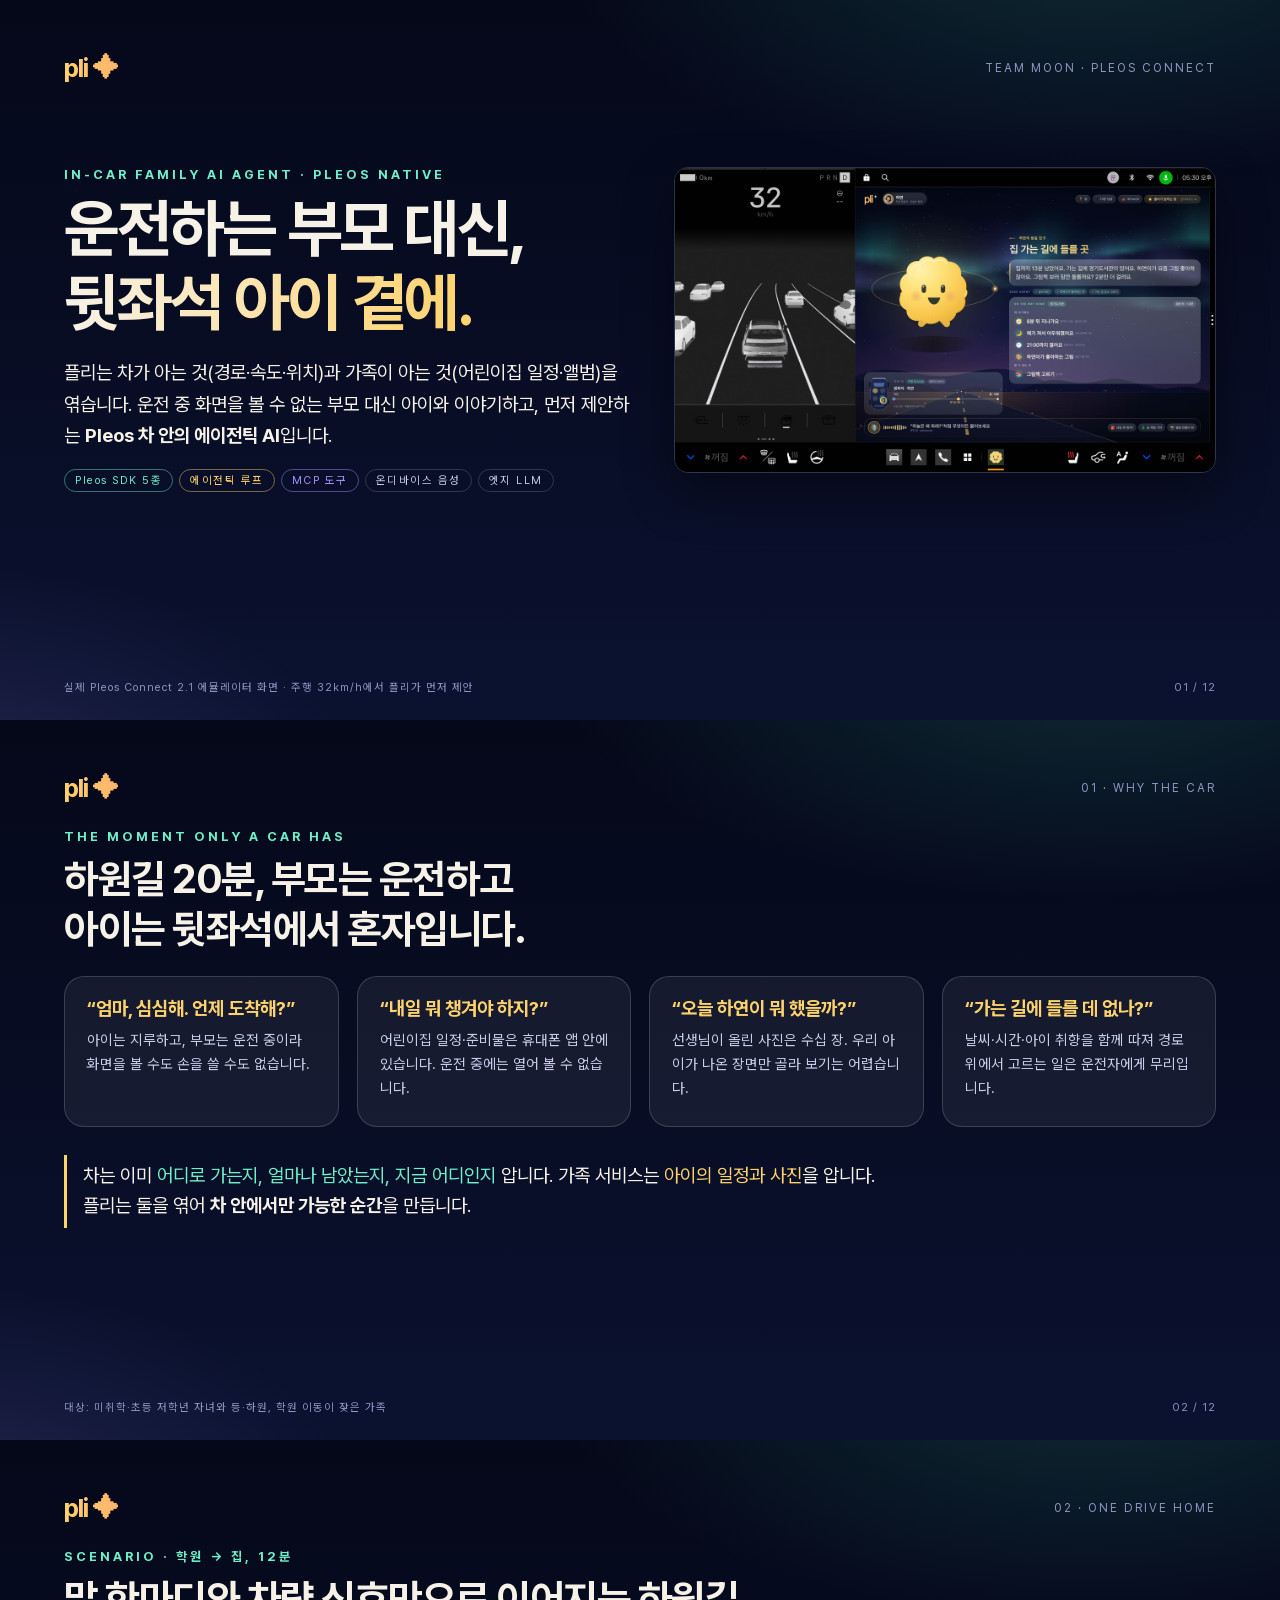
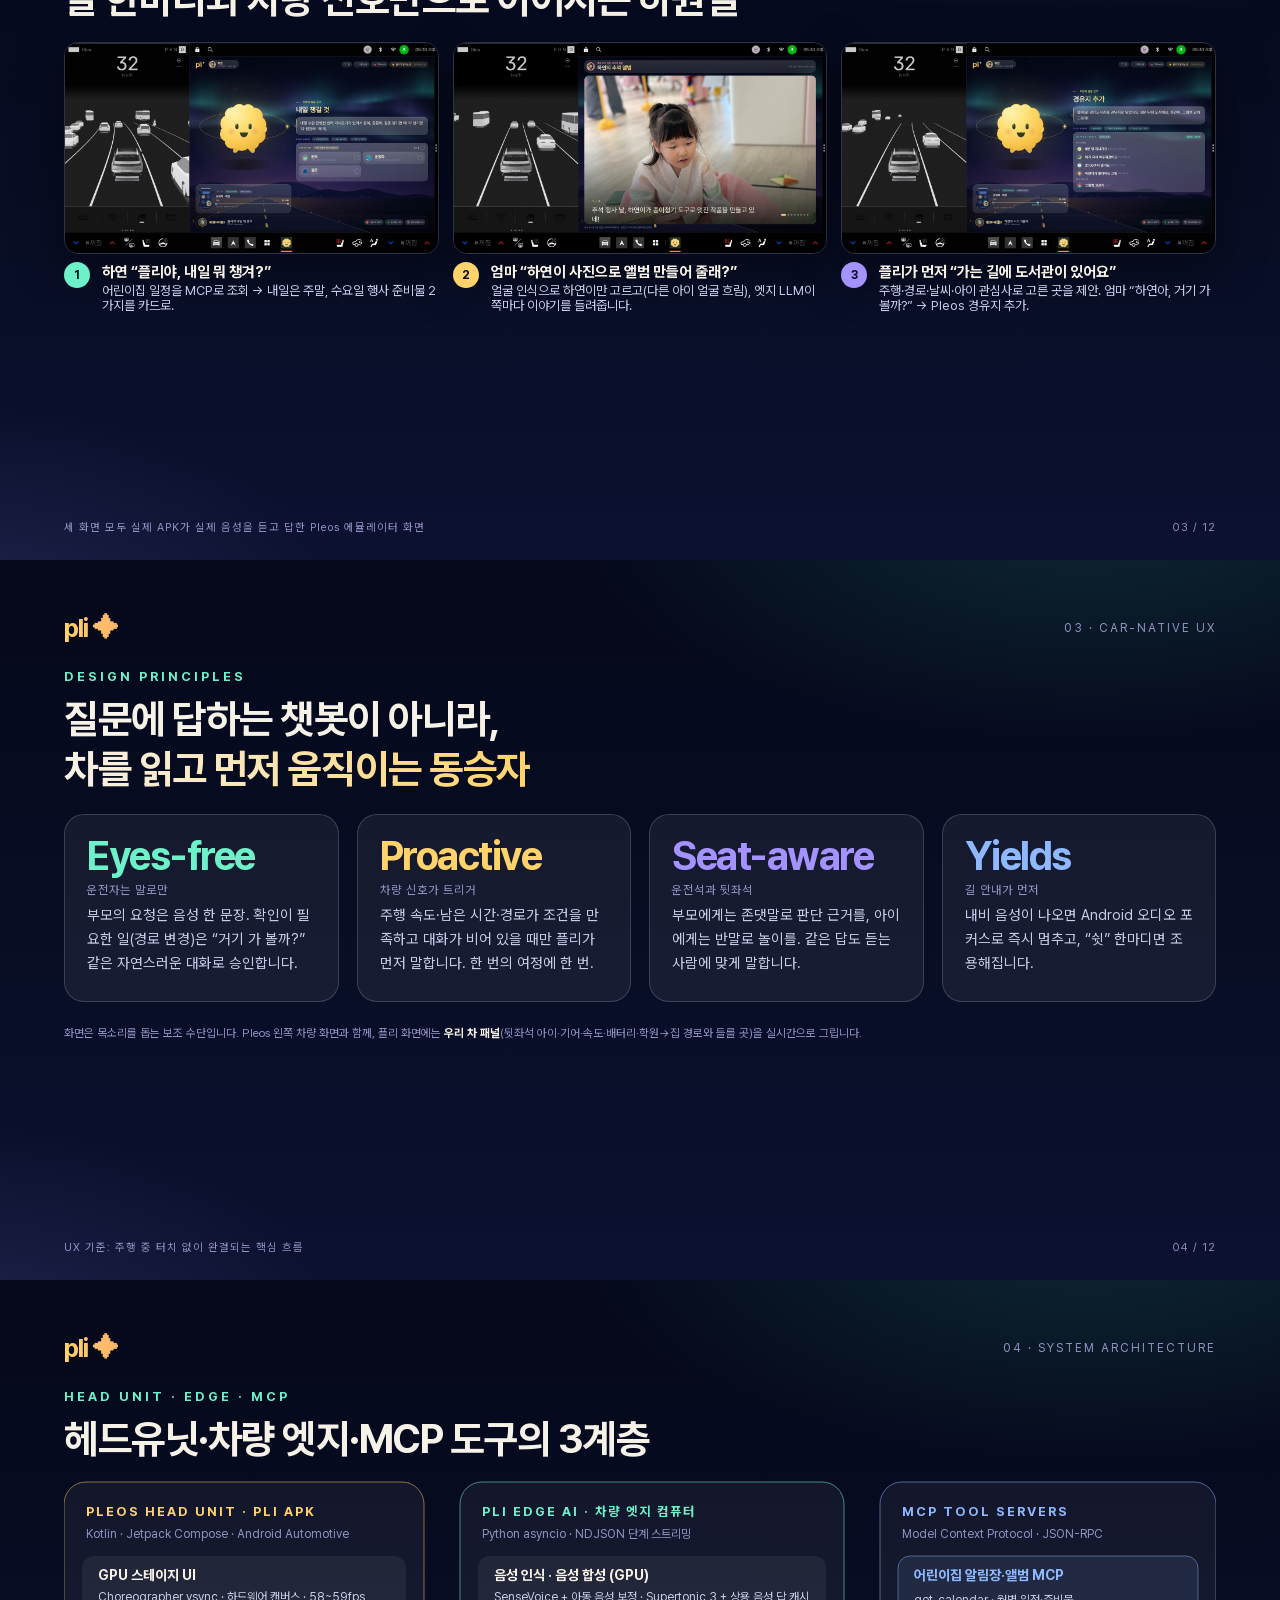
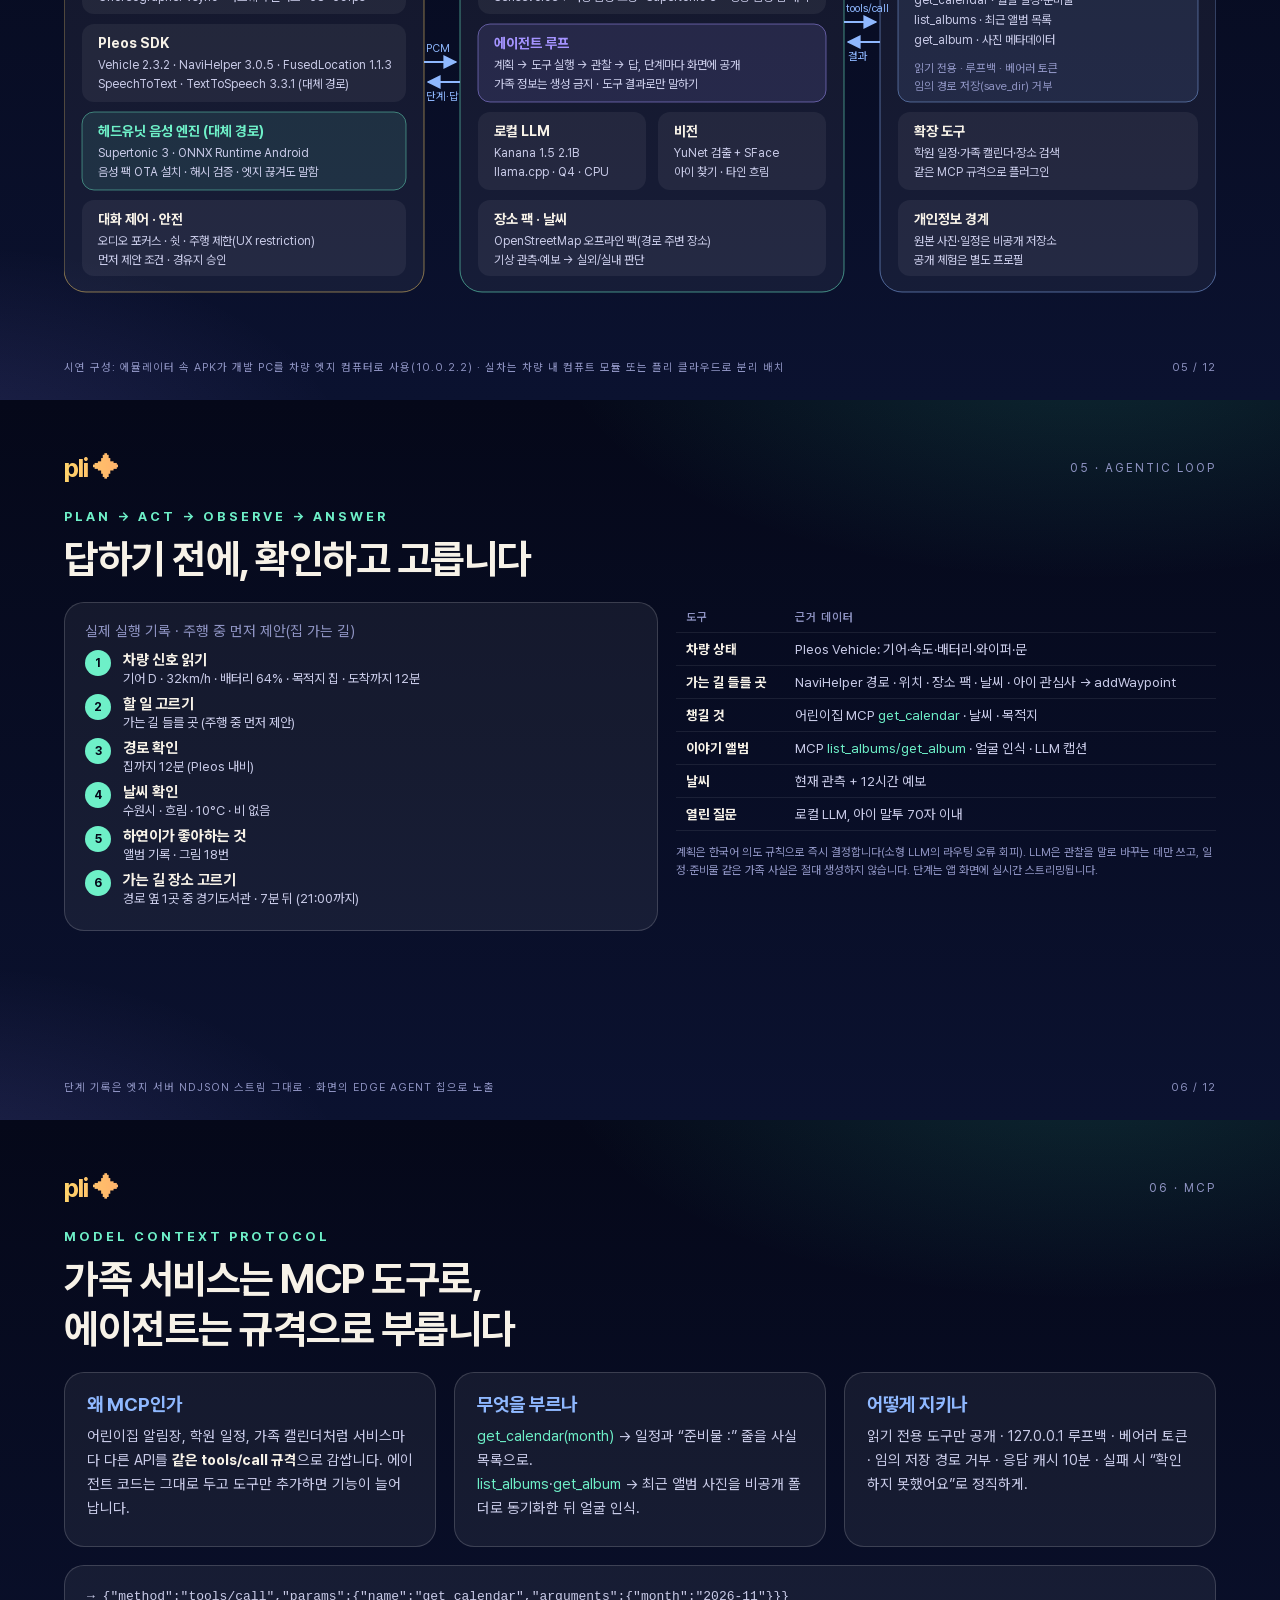
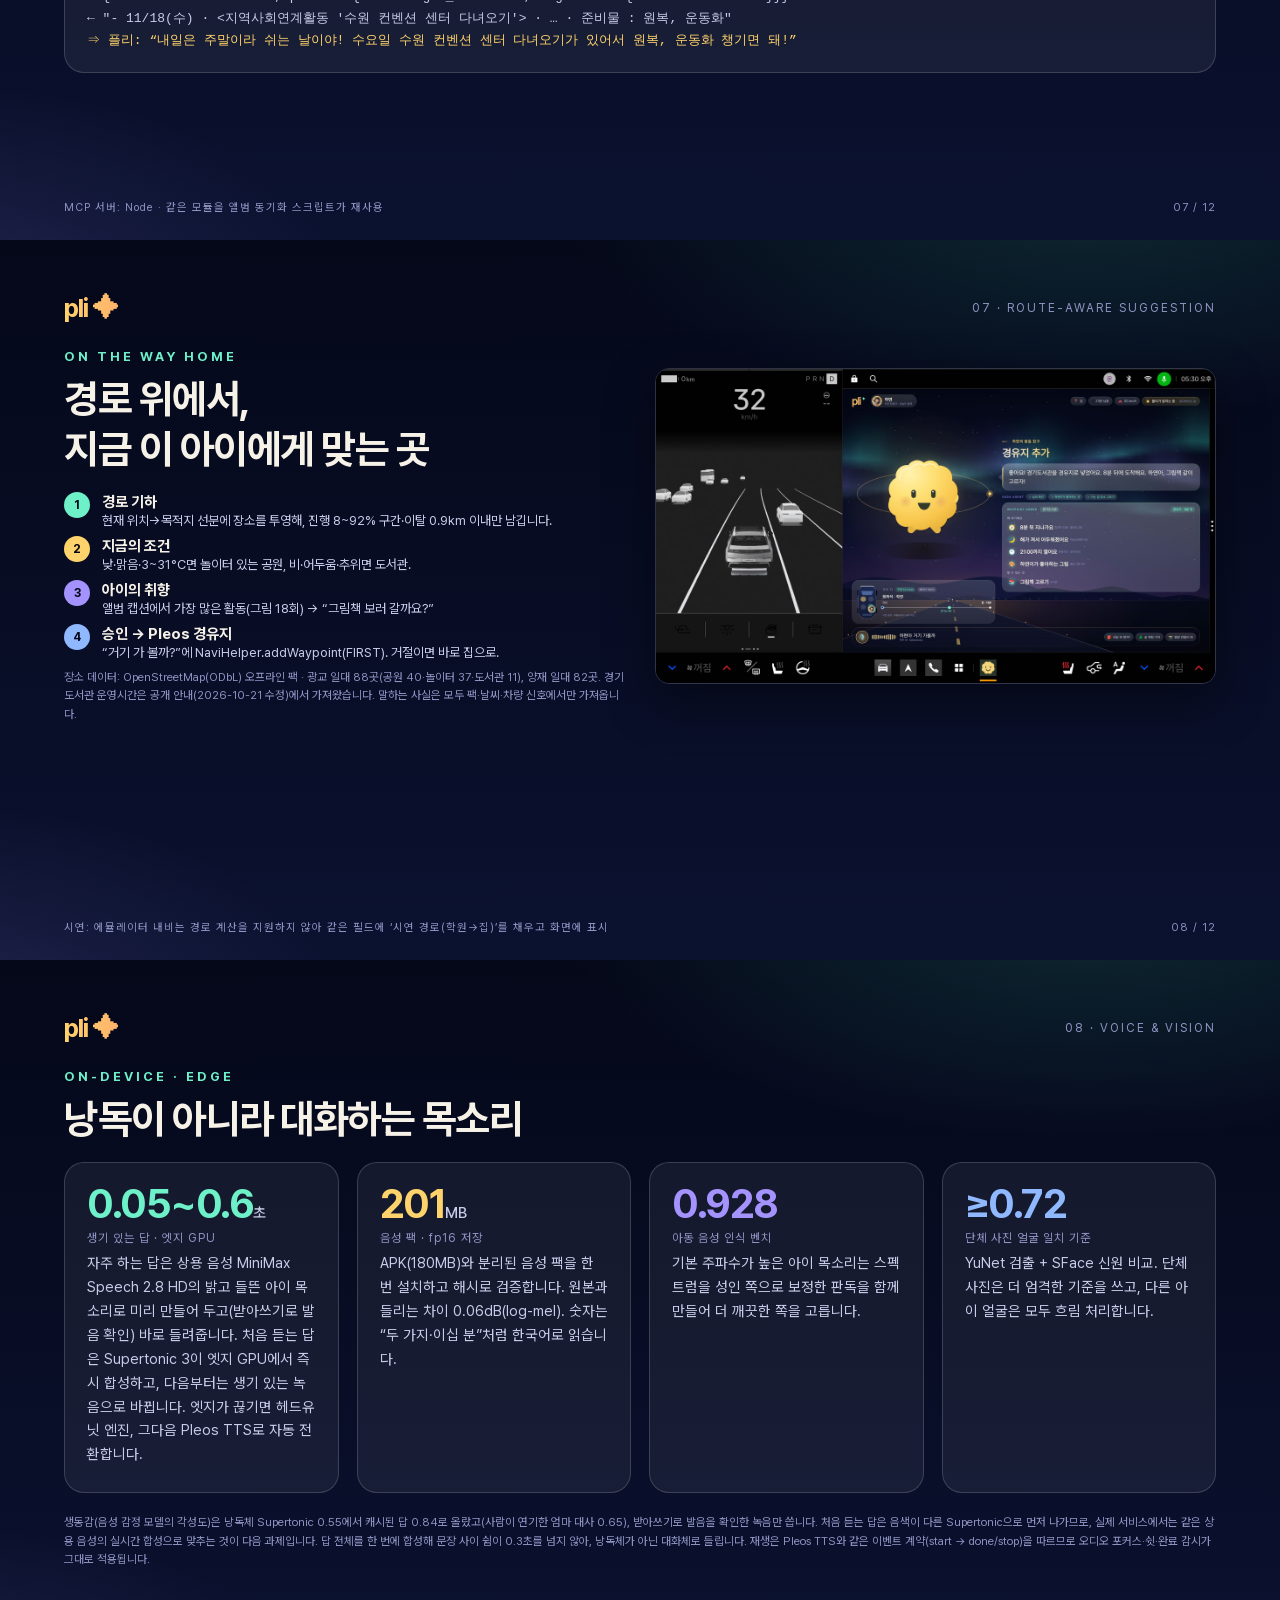
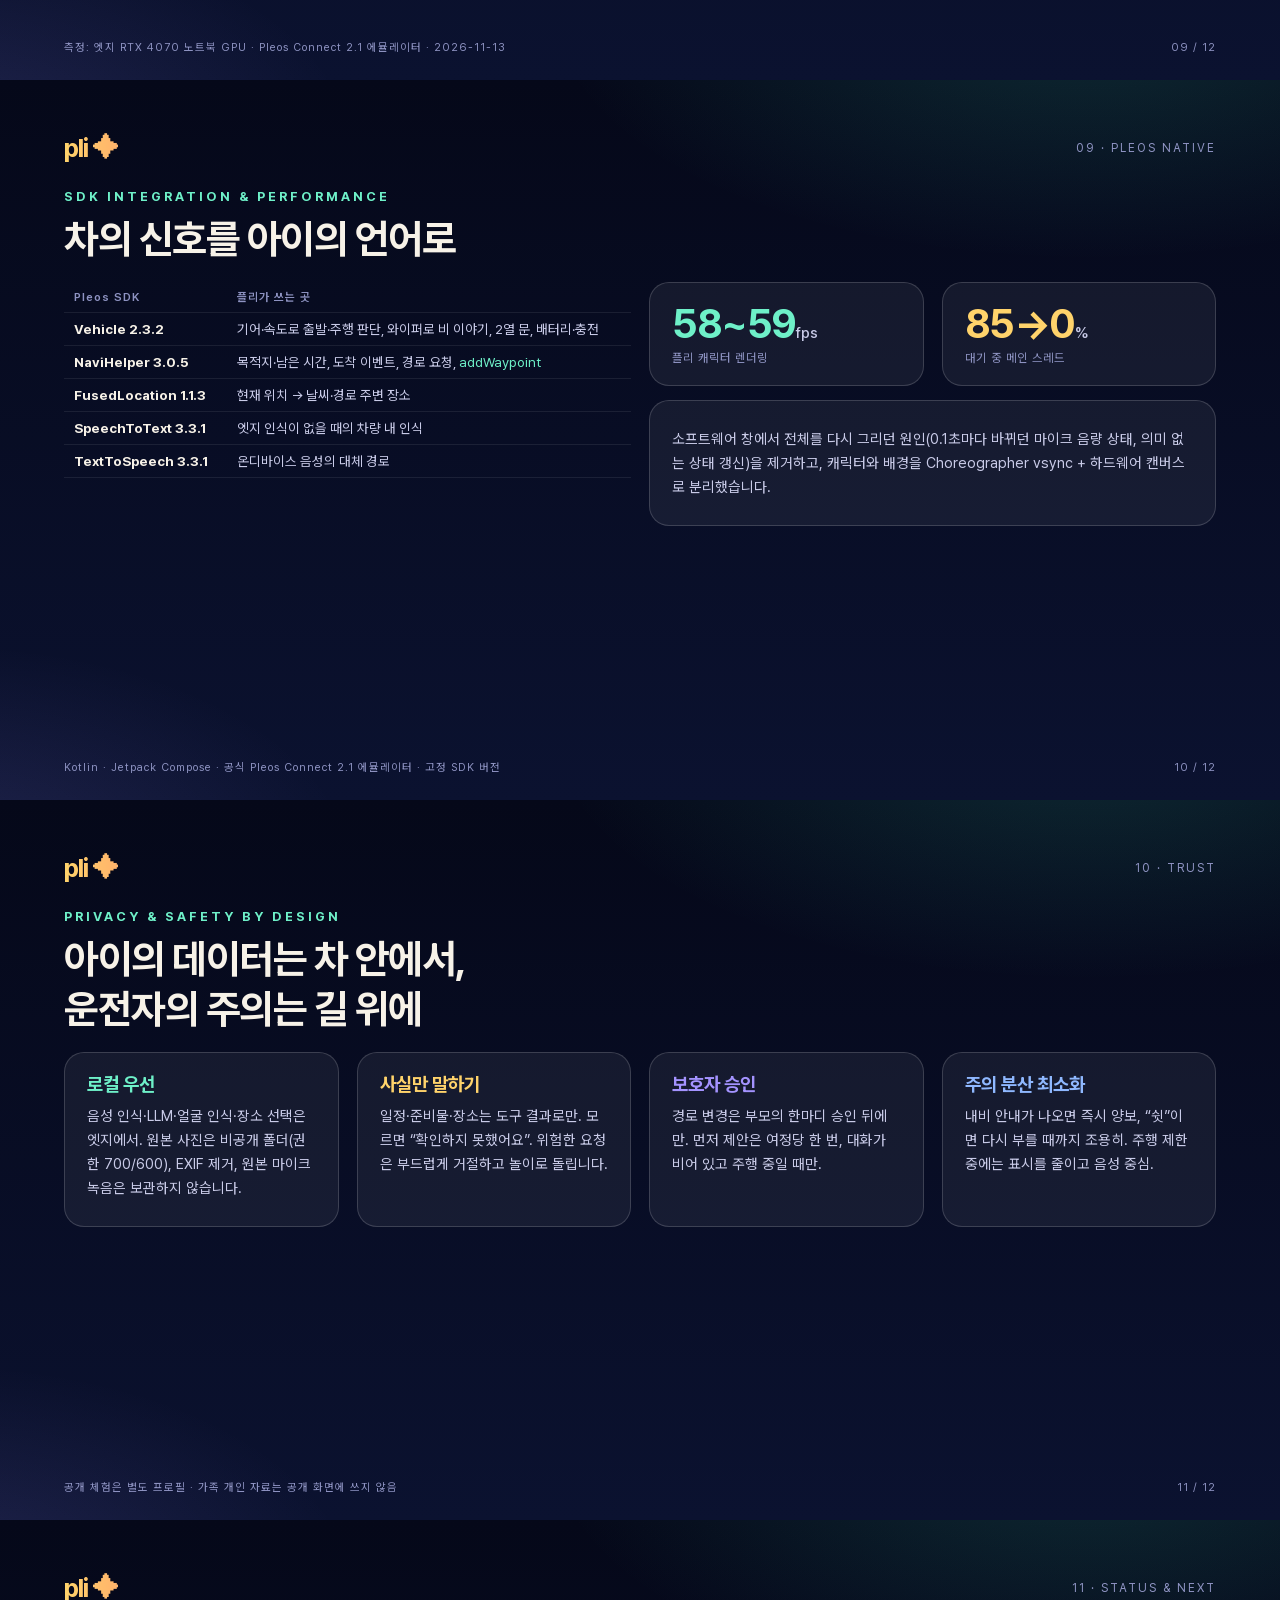
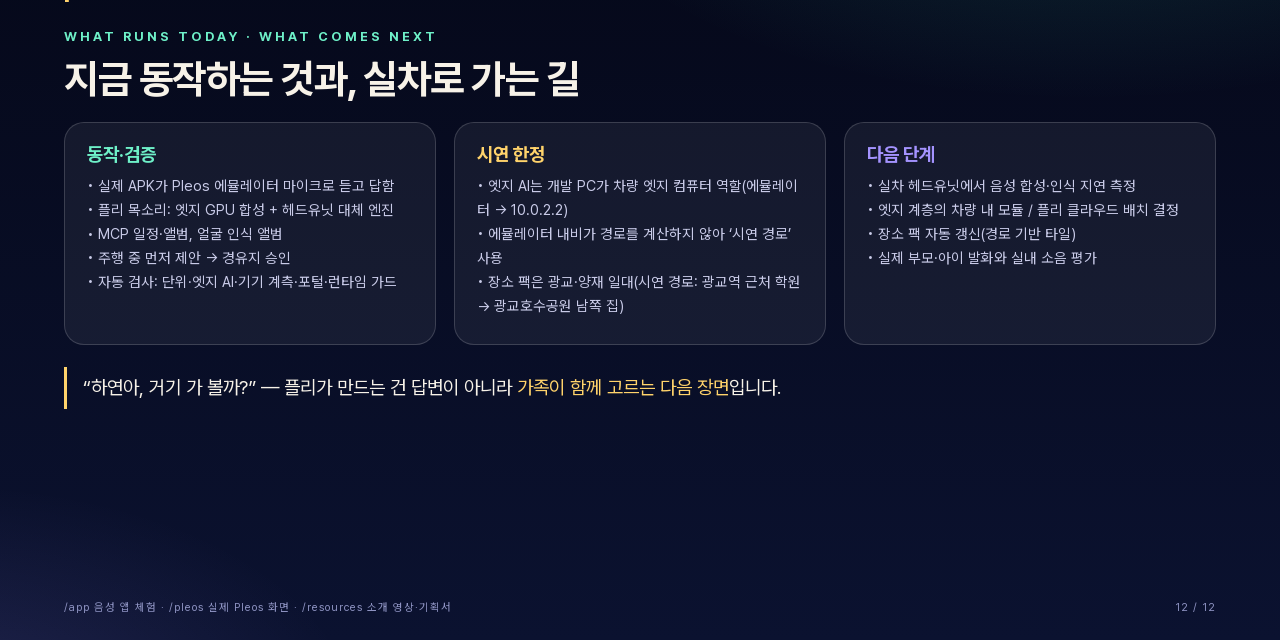
<file: docs/pli-pleos-proposal.html>
<!doctype html>
<html lang="ko">
<meta charset="UTF-8">
<title>플리 · Pleos 차 안의 가족 AI 에이전트</title>
<style>
@font-face{font-family:Pretendard;src:url('../android/app/src/main/res/font/pretendard.ttf')}
:root{--ink:#050819;--mid:#0c1433;--card:rgba(255,255,255,.06);--edge:rgba(255,255,255,.16);--mint:#6ef0c8;--aurora:#3ee6c1;--gold:#ffd36b;--violet:#a493ff;--sky:#8fb8ff;--rose:#ff8fc7;--coral:#ff8a7a;--cream:#f7f2e8;--soft:#c9cbe8;--dim:#8e93c2}
*{box-sizing:border-box}
body{margin:0;background:#11131d;font-family:Pretendard,sans-serif;color:var(--cream);-webkit-font-smoothing:antialiased}
section{width:1280px;height:720px;position:relative;overflow:hidden;padding:52px 64px;page-break-after:always;
  background:radial-gradient(900px 420px at 85% -10%,rgba(62,230,193,.16),transparent 60%),radial-gradient(700px 380px at -5% 110%,rgba(164,147,255,.14),transparent 60%),linear-gradient(180deg,#050819,#0b1230)}
header{display:flex;justify-content:space-between;align-items:center;font-size:12px;letter-spacing:2px;color:var(--dim)}
header b{font-size:26px;letter-spacing:-1px;background:linear-gradient(90deg,var(--gold),#ffb36b);-webkit-background-clip:text;color:transparent}
footer{position:absolute;left:64px;right:64px;bottom:26px;display:flex;justify-content:space-between;font-size:11px;color:var(--dim);letter-spacing:1px}
.kicker{font-size:13px;letter-spacing:3px;color:var(--mint);font-weight:700;margin:26px 0 10px}
h1{font-size:64px;line-height:1.15;letter-spacing:-2.5px;margin:0 0 18px;font-weight:700}
h2{font-size:40px;line-height:1.25;letter-spacing:-1.5px;margin:0 0 18px;font-weight:700}
h3{font-size:19px;margin:0 0 8px;font-weight:700}
p{font-size:16px;line-height:1.65;color:var(--soft);margin:6px 0}
.grad{background:linear-gradient(90deg,var(--cream),var(--gold));-webkit-background-clip:text;color:transparent}
.mint{color:var(--mint)}.gold{color:var(--gold)}.violet{color:var(--violet)}.sky{color:var(--sky)}
.row{display:flex;gap:18px}.col{flex:1}
.card{background:var(--card);border:1px solid var(--edge);border-radius:20px;padding:20px 22px}
.card p{font-size:14.5px}
.tag{display:inline-block;font-size:11px;letter-spacing:1.5px;padding:4px 10px;border-radius:30px;border:1px solid var(--edge);color:var(--soft);margin:0 6px 6px 0}
.tag.m{color:var(--mint);border-color:rgba(110,240,200,.45)}.tag.g{color:var(--gold);border-color:rgba(255,211,107,.45)}.tag.v{color:var(--violet);border-color:rgba(164,147,255,.45)}
.stat{font-size:40px;font-weight:700;letter-spacing:-1.5px;line-height:1.05}.stat small{font-size:15px;color:var(--soft);font-weight:500;letter-spacing:0}
.label{font-size:12px;color:var(--dim);letter-spacing:1px;margin-top:6px}
.shot{border-radius:14px;border:1px solid var(--edge);display:block;width:100%;box-shadow:0 18px 50px rgba(0,0,0,.45)}
.note{font-size:11.5px;color:var(--dim);line-height:1.6}
table{border-collapse:collapse;width:100%;font-size:13.5px}
td,th{padding:8px 10px;border-bottom:1px solid rgba(255,255,255,.08);text-align:left;vertical-align:top;color:var(--soft)}
th{color:var(--dim);font-weight:600;font-size:11.5px;letter-spacing:1px}
td b{color:var(--cream)}
.step{display:flex;gap:12px;align-items:flex-start;margin:8px 0}
.dot{width:26px;height:26px;border-radius:50%;flex:none;display:flex;align-items:center;justify-content:center;font-size:12px;font-weight:700;color:var(--ink);background:var(--mint)}
.step b{font-size:15px}.step span{display:block;font-size:13px;color:var(--soft);margin-top:2px}
.quote{font-size:19px;line-height:1.6;color:var(--cream);border-left:3px solid var(--gold);padding:6px 0 6px 16px;margin:10px 0}
svg text{font-family:Pretendard,sans-serif}
@page{size:1280px 720px;margin:0}
@media print{body{background:none}}
</style>

<section>
  <header><b>pli ✦</b><span>TEAM MOON · PLEOS CONNECT</span></header>
  <div style="display:flex;gap:40px;align-items:center;margin-top:58px">
    <div style="flex:1.05">
      <div class="kicker">IN-CAR FAMILY AI AGENT · PLEOS NATIVE</div>
      <h1>운전하는 부모 대신,<br><span class="grad">뒷좌석 아이 곁에.</span></h1>
      <p style="font-size:19px;color:var(--cream)">플리는 차가 아는 것(경로·속도·위치)과 가족이 아는 것(어린이집 일정·앨범)을 엮습니다. 운전 중 화면을 볼 수 없는 부모 대신 아이와 이야기하고, 먼저 제안하는 <b>Pleos 차 안의 에이전틱 AI</b>입니다.</p>
      <div style="margin-top:18px"><span class="tag m">Pleos SDK 5종</span><span class="tag g">에이전틱 루프</span><span class="tag v">MCP 도구</span><span class="tag">온디바이스 음성</span><span class="tag">엣지 LLM</span></div>
    </div>
    <div style="flex:1"><img class="shot" src="proposal-assets/stop.jpg" alt="주행 중 플리가 집 가는 길에 들를 곳을 제안하는 실제 Pleos 화면"></div>
  </div>
  <footer><span>실제 Pleos Connect 2.1 에뮬레이터 화면 · 주행 32km/h에서 플리가 먼저 제안</span><span>01 / 12</span></footer>
</section>

<section>
  <header><b>pli ✦</b><span>01 · WHY THE CAR</span></header>
  <div class="kicker">THE MOMENT ONLY A CAR HAS</div>
  <h2>하원길 20분, 부모는 운전하고<br>아이는 뒷좌석에서 혼자입니다.</h2>
  <div class="row" style="margin-top:22px">
    <div class="card col"><h3 class="gold">“엄마, 심심해. 언제 도착해?”</h3><p>아이는 지루하고, 부모는 운전 중이라 화면을 볼 수도 손을 쓸 수도 없습니다.</p></div>
    <div class="card col"><h3 class="gold">“내일 뭐 챙겨야 하지?”</h3><p>어린이집 일정·준비물은 휴대폰 앱 안에 있습니다. 운전 중에는 열어 볼 수 없습니다.</p></div>
    <div class="card col"><h3 class="gold">“오늘 하연이 뭐 했을까?”</h3><p>선생님이 올린 사진은 수십 장. 우리 아이가 나온 장면만 골라 보기는 어렵습니다.</p></div>
    <div class="card col"><h3 class="gold">“가는 길에 들를 데 없나?”</h3><p>날씨·시간·아이 취향을 함께 따져 경로 위에서 고르는 일은 운전자에게 무리입니다.</p></div>
  </div>
  <div class="quote" style="margin-top:28px">차는 이미 <span class="mint">어디로 가는지, 얼마나 남았는지, 지금 어디인지</span> 압니다. 가족 서비스는 <span class="gold">아이의 일정과 사진</span>을 압니다.<br>플리는 둘을 엮어 <b>차 안에서만 가능한 순간</b>을 만듭니다.</div>
  <footer><span>대상: 미취학·초등 저학년 자녀와 등·하원, 학원 이동이 잦은 가족</span><span>02 / 12</span></footer>
</section>

<section>
  <header><b>pli ✦</b><span>02 · ONE DRIVE HOME</span></header>
  <div class="kicker">SCENARIO · 학원 → 집, 12분</div>
  <h2>말 한마디와 차량 신호만으로 이어지는 하원길</h2>
  <div class="row" style="margin-top:14px;gap:14px">
    <div class="col">
      <img class="shot" src="proposal-assets/pack.jpg" alt="준비물 체크 화면">
      <div class="step"><div class="dot">1</div><div><b>하연 “플리야, 내일 뭐 챙겨?”</b><span>어린이집 일정을 MCP로 조회 → 내일은 주말, 수요일 행사 준비물 2가지를 카드로.</span></div></div>
    </div>
    <div class="col">
      <img class="shot" src="proposal-assets/album2.jpg" alt="이야기 앨범 화면">
      <div class="step"><div class="dot" style="background:var(--gold)">2</div><div><b>엄마 “하연이 사진으로 앨범 만들어 줄래?”</b><span>얼굴 인식으로 하연이만 고르고(다른 아이 얼굴 흐림), 엣지 LLM이 쪽마다 이야기를 들려줍니다.</span></div></div>
    </div>
    <div class="col">
      <img class="shot" src="proposal-assets/stop-added.jpg" alt="경유지 추가 화면">
      <div class="step"><div class="dot" style="background:var(--violet)">3</div><div><b>플리가 먼저 “가는 길에 도서관이 있어요”</b><span>주행·경로·날씨·아이 관심사로 고른 곳을 제안. 엄마 “하연아, 거기 가 볼까?” → Pleos 경유지 추가.</span></div></div>
    </div>
  </div>
  <footer><span>세 화면 모두 실제 APK가 실제 음성을 듣고 답한 Pleos 에뮬레이터 화면</span><span>03 / 12</span></footer>
</section>

<section>
  <header><b>pli ✦</b><span>03 · CAR-NATIVE UX</span></header>
  <div class="kicker">DESIGN PRINCIPLES</div>
  <h2>질문에 답하는 챗봇이 아니라,<br><span class="grad">차를 읽고 먼저 움직이는 동승자</span></h2>
  <div class="row" style="margin-top:20px">
    <div class="card col"><div class="stat mint">Eyes-free</div><div class="label">운전자는 말로만</div><p>부모의 요청은 음성 한 문장. 확인이 필요한 일(경로 변경)은 “거기 가 볼까?” 같은 자연스러운 대화로 승인합니다.</p></div>
    <div class="card col"><div class="stat gold">Proactive</div><div class="label">차량 신호가 트리거</div><p>주행 속도·남은 시간·경로가 조건을 만족하고 대화가 비어 있을 때만 플리가 먼저 말합니다. 한 번의 여정에 한 번.</p></div>
    <div class="card col"><div class="stat violet">Seat-aware</div><div class="label">운전석과 뒷좌석</div><p>부모에게는 존댓말로 판단 근거를, 아이에게는 반말로 놀이를. 같은 답도 듣는 사람에 맞게 말합니다.</p></div>
    <div class="card col"><div class="stat sky">Yields</div><div class="label">길 안내가 먼저</div><p>내비 음성이 나오면 Android 오디오 포커스로 즉시 멈추고, “쉿” 한마디면 조용해집니다.</p></div>
  </div>
  <p class="note" style="margin-top:22px">화면은 목소리를 돕는 보조 수단입니다. Pleos 왼쪽 차량 화면과 함께, 플리 화면에는 <b style="color:var(--cream)">우리 차 패널</b>(뒷좌석 아이·기어·속도·배터리·학원→집 경로와 들를 곳)을 실시간으로 그립니다.</p>
  <footer><span>UX 기준: 주행 중 터치 없이 완결되는 핵심 흐름</span><span>04 / 12</span></footer>
</section>

<section>
  <header><b>pli ✦</b><span>04 · SYSTEM ARCHITECTURE</span></header>
  <div class="kicker">HEAD UNIT · EDGE · MCP</div>
  <h2 style="margin-bottom:8px">헤드유닛·차량 엣지·MCP 도구의 3계층</h2>
  <svg width="1152" height="440" viewBox="0 0 1152 440">
    <defs><marker id="a" viewBox="0 0 10 10" refX="9" refY="5" markerWidth="7" markerHeight="7" orient="auto"><path d="M0,0L10,5L0,10z" fill="#8fb8ff"/></marker></defs>
    <rect x="0" y="10" width="360" height="410" rx="22" fill="rgba(255,255,255,.05)" stroke="rgba(255,211,107,.5)"/>
    <text x="22" y="44" fill="#ffd36b" font-size="13" letter-spacing="2" font-weight="700">PLEOS HEAD UNIT · PLI APK</text>
    <text x="22" y="66" fill="#8e93c2" font-size="12">Kotlin · Jetpack Compose · Android Automotive</text>
    <g font-size="14" fill="#f7f2e8">
      <rect x="18" y="84" width="324" height="58" rx="12" fill="rgba(255,255,255,.06)"/><text x="34" y="108" font-weight="700">GPU 스테이지 UI</text><text x="34" y="129" fill="#c9cbe8" font-size="12">Choreographer vsync · 하드웨어 캔버스 · 58~59fps</text>
      <rect x="18" y="152" width="324" height="78" rx="12" fill="rgba(255,255,255,.06)"/><text x="34" y="176" font-weight="700">Pleos SDK</text><text x="34" y="197" fill="#c9cbe8" font-size="12">Vehicle 2.3.2 · NaviHelper 3.0.5 · FusedLocation 1.1.3</text><text x="34" y="216" fill="#c9cbe8" font-size="12">SpeechToText · TextToSpeech 3.3.1 (대체 경로)</text>
      <rect x="18" y="240" width="324" height="78" rx="12" fill="rgba(110,240,200,.10)" stroke="rgba(110,240,200,.45)"/><text x="34" y="264" font-weight="700" fill="#6ef0c8">헤드유닛 음성 엔진 (대체 경로)</text><text x="34" y="285" fill="#c9cbe8" font-size="12">Supertonic 3 · ONNX Runtime Android</text><text x="34" y="304" fill="#c9cbe8" font-size="12">음성 팩 OTA 설치 · 해시 검증 · 엣지 끊겨도 말함</text>
      <rect x="18" y="328" width="324" height="76" rx="12" fill="rgba(255,255,255,.06)"/><text x="34" y="352" font-weight="700">대화 제어 · 안전</text><text x="34" y="373" fill="#c9cbe8" font-size="12">오디오 포커스 · 쉿 · 주행 제한(UX restriction)</text><text x="34" y="392" fill="#c9cbe8" font-size="12">먼저 제안 조건 · 경유지 승인</text>
    </g>
    <rect x="396" y="10" width="384" height="410" rx="22" fill="rgba(255,255,255,.05)" stroke="rgba(110,240,200,.55)"/>
    <text x="418" y="44" fill="#6ef0c8" font-size="13" letter-spacing="2" font-weight="700">PLI EDGE AI · 차량 엣지 컴퓨터</text>
    <text x="418" y="66" fill="#8e93c2" font-size="12">Python asyncio · NDJSON 단계 스트리밍</text>
    <g font-size="14" fill="#f7f2e8">
      <rect x="414" y="84" width="348" height="58" rx="12" fill="rgba(255,255,255,.06)"/><text x="430" y="108" font-weight="700">음성 인식 · 음성 합성 (GPU)</text><text x="430" y="129" fill="#c9cbe8" font-size="12">SenseVoice + 아동 음성 보정 · Supertonic 3 + 상용 음성 답 캐시</text>
      <rect x="414" y="152" width="348" height="78" rx="12" fill="rgba(164,147,255,.12)" stroke="rgba(164,147,255,.5)"/><text x="430" y="176" font-weight="700" fill="#a493ff">에이전트 루프</text><text x="430" y="197" fill="#c9cbe8" font-size="12">계획 → 도구 실행 → 관찰 → 답, 단계마다 화면에 공개</text><text x="430" y="216" fill="#c9cbe8" font-size="12">가족 정보는 생성 금지 · 도구 결과로만 말하기</text>
      <rect x="414" y="240" width="168" height="78" rx="12" fill="rgba(255,255,255,.06)"/><text x="430" y="264" font-weight="700">로컬 LLM</text><text x="430" y="285" fill="#c9cbe8" font-size="12">Kanana 1.5 2.1B</text><text x="430" y="304" fill="#c9cbe8" font-size="12">llama.cpp · Q4 · CPU</text>
      <rect x="594" y="240" width="168" height="78" rx="12" fill="rgba(255,255,255,.06)"/><text x="610" y="264" font-weight="700">비전</text><text x="610" y="285" fill="#c9cbe8" font-size="12">YuNet 검출 + SFace</text><text x="610" y="304" fill="#c9cbe8" font-size="12">아이 찾기 · 타인 흐림</text>
      <rect x="414" y="328" width="348" height="76" rx="12" fill="rgba(255,255,255,.06)"/><text x="430" y="352" font-weight="700">장소 팩 · 날씨</text><text x="430" y="373" fill="#c9cbe8" font-size="12">OpenStreetMap 오프라인 팩(경로 주변 장소)</text><text x="430" y="392" fill="#c9cbe8" font-size="12">기상 관측·예보 → 실외/실내 판단</text>
    </g>
    <rect x="816" y="10" width="336" height="410" rx="22" fill="rgba(255,255,255,.05)" stroke="rgba(143,184,255,.5)"/>
    <text x="838" y="44" fill="#8fb8ff" font-size="13" letter-spacing="2" font-weight="700">MCP TOOL SERVERS</text>
    <text x="838" y="66" fill="#8e93c2" font-size="12">Model Context Protocol · JSON-RPC</text>
    <g font-size="14" fill="#f7f2e8">
      <rect x="834" y="84" width="300" height="146" rx="12" fill="rgba(143,184,255,.10)" stroke="rgba(143,184,255,.45)"/><text x="850" y="108" font-weight="700" fill="#8fb8ff">어린이집 알림장·앨범 MCP</text>
      <text x="850" y="132" fill="#c9cbe8" font-size="12">get_calendar · 월별 일정·준비물</text><text x="850" y="152" fill="#c9cbe8" font-size="12">list_albums · 최근 앨범 목록</text><text x="850" y="172" fill="#c9cbe8" font-size="12">get_album · 사진 메타데이터</text>
      <text x="850" y="200" fill="#8e93c2" font-size="11.5">읽기 전용 · 루프백 · 베어러 토큰</text><text x="850" y="218" fill="#8e93c2" font-size="11.5">임의 경로 저장(save_dir) 거부</text>
      <rect x="834" y="240" width="300" height="78" rx="12" fill="rgba(255,255,255,.06)"/><text x="850" y="264" font-weight="700">확장 도구</text><text x="850" y="285" fill="#c9cbe8" font-size="12">학원 일정·가족 캘린더·장소 검색</text><text x="850" y="304" fill="#c9cbe8" font-size="12">같은 MCP 규격으로 플러그인</text>
      <rect x="834" y="328" width="300" height="76" rx="12" fill="rgba(255,255,255,.06)"/><text x="850" y="352" font-weight="700">개인정보 경계</text><text x="850" y="373" fill="#c9cbe8" font-size="12">원본 사진·일정은 비공개 저장소</text><text x="850" y="392" fill="#c9cbe8" font-size="12">공개 체험은 별도 프로필</text>
    </g>
    <g stroke="#8fb8ff" stroke-width="2" fill="none" marker-end="url(#a)"><path d="M360 190 H392"/><path d="M396 210 H364"/><path d="M780 150 H812"/><path d="M816 170 H784"/></g>
    <g font-size="11" fill="#8fb8ff"><text x="362" y="180">PCM</text><text x="362" y="228">단계·답</text><text x="782" y="140">tools/call</text><text x="784" y="188">결과</text></g>
  </svg>
  <footer><span>시연 구성: 에뮬레이터 속 APK가 개발 PC를 차량 엣지 컴퓨터로 사용(10.0.2.2) · 실차는 차량 내 컴퓨트 모듈 또는 플리 클라우드로 분리 배치</span><span>05 / 12</span></footer>
</section>

<section>
  <header><b>pli ✦</b><span>05 · AGENTIC LOOP</span></header>
  <div class="kicker">PLAN → ACT → OBSERVE → ANSWER</div>
  <h2>답하기 전에, 확인하고 고릅니다</h2>
  <div class="row" style="margin-top:8px">
    <div class="col" style="flex:1.1">
      <div class="card" style="padding:16px 20px">
        <p class="note" style="margin:0 0 6px">실제 실행 기록 · 주행 중 먼저 제안(집 가는 길)</p>
        <div class="step"><div class="dot">1</div><div><b>차량 신호 읽기</b><span>기어 D · 32km/h · 배터리 64% · 목적지 집 · 도착까지 12분</span></div></div>
        <div class="step"><div class="dot">2</div><div><b>할 일 고르기</b><span>가는 길 들를 곳 (주행 중 먼저 제안)</span></div></div>
        <div class="step"><div class="dot">3</div><div><b>경로 확인</b><span>집까지 12분 (Pleos 내비)</span></div></div>
        <div class="step"><div class="dot">4</div><div><b>날씨 확인</b><span>수원시 · 흐림 · 10°C · 비 없음</span></div></div>
        <div class="step"><div class="dot">5</div><div><b>하연이가 좋아하는 것</b><span>앨범 기록 · 그림 18번</span></div></div>
        <div class="step"><div class="dot">6</div><div><b>가는 길 장소 고르기</b><span>경로 옆 1곳 중 경기도서관 · 7분 뒤 (21:00까지)</span></div></div>
      </div>
    </div>
    <div class="col">
      <table>
        <tr><th>도구</th><th>근거 데이터</th></tr>
        <tr><td><b>차량 상태</b></td><td>Pleos Vehicle: 기어·속도·배터리·와이퍼·문</td></tr>
        <tr><td><b>가는 길 들를 곳</b></td><td>NaviHelper 경로 · 위치 · 장소 팩 · 날씨 · 아이 관심사 → addWaypoint</td></tr>
        <tr><td><b>챙길 것</b></td><td>어린이집 MCP <span class="mint">get_calendar</span> · 날씨 · 목적지</td></tr>
        <tr><td><b>이야기 앨범</b></td><td>MCP <span class="mint">list_albums/get_album</span> · 얼굴 인식 · LLM 캡션</td></tr>
        <tr><td><b>날씨</b></td><td>현재 관측 + 12시간 예보</td></tr>
        <tr><td><b>열린 질문</b></td><td>로컬 LLM, 아이 말투 70자 이내</td></tr>
      </table>
      <p class="note" style="margin-top:12px">계획은 한국어 의도 규칙으로 즉시 결정합니다(소형 LLM의 라우팅 오류 회피). LLM은 관찰을 말로 바꾸는 데만 쓰고, 일정·준비물 같은 가족 사실은 절대 생성하지 않습니다. 단계는 앱 화면에 실시간 스트리밍됩니다.</p>
    </div>
  </div>
  <footer><span>단계 기록은 엣지 서버 NDJSON 스트림 그대로 · 화면의 EDGE AGENT 칩으로 노출</span><span>06 / 12</span></footer>
</section>

<section>
  <header><b>pli ✦</b><span>06 · MCP</span></header>
  <div class="kicker">MODEL CONTEXT PROTOCOL</div>
  <h2>가족 서비스는 MCP 도구로,<br>에이전트는 규격으로 부릅니다</h2>
  <div class="row" style="margin-top:16px">
    <div class="card col"><h3 class="sky">왜 MCP인가</h3><p>어린이집 알림장, 학원 일정, 가족 캘린더처럼 서비스마다 다른 API를 <b style="color:var(--cream)">같은 tools/call 규격</b>으로 감쌉니다. 에이전트 코드는 그대로 두고 도구만 추가하면 기능이 늘어납니다.</p></div>
    <div class="card col"><h3 class="sky">무엇을 부르나</h3><p><span class="mint">get_calendar(month)</span> → 일정과 “준비물 :” 줄을 사실 목록으로.<br><span class="mint">list_albums</span>·<span class="mint">get_album</span> → 최근 앨범 사진을 비공개 폴더로 동기화한 뒤 얼굴 인식.</p></div>
    <div class="card col"><h3 class="sky">어떻게 지키나</h3><p>읽기 전용 도구만 공개 · 127.0.0.1 루프백 · 베어러 토큰 · 임의 저장 경로 거부 · 응답 캐시 10분 · 실패 시 “확인하지 못했어요”로 정직하게.</p></div>
  </div>
  <div class="card" style="margin-top:18px;font-family:monospace;font-size:13px;line-height:1.7;color:var(--soft)">
    → {"method":"tools/call","params":{"name":"get_calendar","arguments":{"month":"2026-11"}}}<br>
    ← "- 11/18(수) · &lt;지역사회연계활동 '수원 컨벤션 센터 다녀오기'&gt; · … · 준비물 : 원복, 운동화"<br>
    <span class="gold">⇒ 플리: “내일은 주말이라 쉬는 날이야! 수요일 수원 컨벤션 센터 다녀오기가 있어서 원복, 운동화 챙기면 돼!”</span>
  </div>
  <footer><span>MCP 서버: Node · 같은 모듈을 앨범 동기화 스크립트가 재사용</span><span>07 / 12</span></footer>
</section>

<section>
  <header><b>pli ✦</b><span>07 · ROUTE-AWARE SUGGESTION</span></header>
  <div class="row" style="align-items:center;gap:30px">
    <div class="col">
      <div class="kicker">ON THE WAY HOME</div>
      <h2>경로 위에서,<br>지금 이 아이에게 맞는 곳</h2>
      <div class="step"><div class="dot">1</div><div><b>경로 기하</b><span>현재 위치→목적지 선분에 장소를 투영해, 진행 8~92% 구간·이탈 0.9km 이내만 남깁니다.</span></div></div>
      <div class="step"><div class="dot" style="background:var(--gold)">2</div><div><b>지금의 조건</b><span>낮·맑음·3~31°C면 놀이터 있는 공원, 비·어두움·추위면 도서관.</span></div></div>
      <div class="step"><div class="dot" style="background:var(--violet)">3</div><div><b>아이의 취향</b><span>앨범 캡션에서 가장 많은 활동(그림 18회) → “그림책 보러 갈까요?”</span></div></div>
      <div class="step"><div class="dot" style="background:var(--sky)">4</div><div><b>승인 → Pleos 경유지</b><span>“거기 가 볼까?”에 NaviHelper.addWaypoint(FIRST). 거절이면 바로 집으로.</span></div></div>
      <p class="note">장소 데이터: OpenStreetMap(ODbL) 오프라인 팩 · 광교 일대 88곳(공원 40·놀이터 37·도서관 11), 양재 일대 82곳. 경기도서관 운영시간은 공개 안내(2026-10-21 수정)에서 가져왔습니다. 말하는 사실은 모두 팩·날씨·차량 신호에서만 가져옵니다.</p>
    </div>
    <div class="col"><img class="shot" src="proposal-assets/stop-added.jpg" alt="경유지 추가 화면"></div>
  </div>
  <footer><span>시연: 에뮬레이터 내비는 경로 계산을 지원하지 않아 같은 필드에 ‘시연 경로(학원→집)’를 채우고 화면에 표시</span><span>08 / 12</span></footer>
</section>

<section>
  <header><b>pli ✦</b><span>08 · VOICE & VISION</span></header>
  <div class="kicker">ON-DEVICE · EDGE</div>
  <h2>낭독이 아니라 대화하는 목소리</h2>
  <div class="row" style="margin-top:14px">
    <div class="card col"><div class="stat mint">0.05~0.6<small>초</small></div><div class="label">생기 있는 답 · 엣지 GPU</div><p>자주 하는 답은 상용 음성 MiniMax Speech 2.8 HD의 밝고 들뜬 아이 목소리로 미리 만들어 두고(받아쓰기로 발음 확인) 바로 들려줍니다. 처음 듣는 답은 Supertonic 3이 엣지 GPU에서 즉시 합성하고, 다음부터는 생기 있는 녹음으로 바뀝니다. 엣지가 끊기면 헤드유닛 엔진, 그다음 Pleos TTS로 자동 전환합니다.</p></div>
    <div class="card col"><div class="stat gold">201<small>MB</small></div><div class="label">음성 팩 · fp16 저장</div><p>APK(180MB)와 분리된 음성 팩을 한 번 설치하고 해시로 검증합니다. 원본과 들리는 차이 0.06dB(log-mel). 숫자는 “두 가지·이십 분”처럼 한국어로 읽습니다.</p></div>
    <div class="card col"><div class="stat violet">0.928</div><div class="label">아동 음성 인식 벤치</div><p>기본 주파수가 높은 아이 목소리는 스펙트럼을 성인 쪽으로 보정한 판독을 함께 만들어 더 깨끗한 쪽을 고릅니다.</p></div>
    <div class="card col"><div class="stat sky">≥0.72</div><div class="label">단체 사진 얼굴 일치 기준</div><p>YuNet 검출 + SFace 신원 비교. 단체 사진은 더 엄격한 기준을 쓰고, 다른 아이 얼굴은 모두 흐림 처리합니다.</p></div>
  </div>
  <p class="note" style="margin-top:20px">생동감(음성 감정 모델의 각성도)은 낭독체 Supertonic 0.55에서 캐시된 답 0.84로 올랐고(사람이 연기한 엄마 대사 0.65), 받아쓰기로 발음을 확인한 녹음만 씁니다. 처음 듣는 답은 음색이 다른 Supertonic으로 먼저 나가므로, 실제 서비스에서는 같은 상용 음성의 실시간 합성으로 맞추는 것이 다음 과제입니다. 답 전체를 한 번에 합성해 문장 사이 쉼이 0.3초를 넘지 않아, 낭독체가 아닌 대화체로 들립니다. 재생은 Pleos TTS와 같은 이벤트 계약(start → done/stop)을 따르므로 오디오 포커스·쉿·완료 감시가 그대로 적용됩니다.</p>
  <footer><span>측정: 엣지 RTX 4070 노트북 GPU · Pleos Connect 2.1 에뮬레이터 · 2026-11-13</span><span>09 / 12</span></footer>
</section>

<section>
  <header><b>pli ✦</b><span>09 · PLEOS NATIVE</span></header>
  <div class="kicker">SDK INTEGRATION & PERFORMANCE</div>
  <h2>차의 신호를 아이의 언어로</h2>
  <div class="row" style="margin-top:10px">
    <div class="col">
      <table>
        <tr><th>Pleos SDK</th><th>플리가 쓰는 곳</th></tr>
        <tr><td><b>Vehicle 2.3.2</b></td><td>기어·속도로 출발·주행 판단, 와이퍼로 비 이야기, 2열 문, 배터리·충전</td></tr>
        <tr><td><b>NaviHelper 3.0.5</b></td><td>목적지·남은 시간, 도착 이벤트, 경로 요청, <span class="mint">addWaypoint</span></td></tr>
        <tr><td><b>FusedLocation 1.1.3</b></td><td>현재 위치 → 날씨·경로 주변 장소</td></tr>
        <tr><td><b>SpeechToText 3.3.1</b></td><td>엣지 인식이 없을 때의 차량 내 인식</td></tr>
        <tr><td><b>TextToSpeech 3.3.1</b></td><td>온디바이스 음성의 대체 경로</td></tr>
      </table>
    </div>
    <div class="col">
      <div class="row"><div class="card col"><div class="stat mint">58~59<small>fps</small></div><div class="label">플리 캐릭터 렌더링</div></div><div class="card col"><div class="stat gold">85→0<small>%</small></div><div class="label">대기 중 메인 스레드</div></div></div>
      <div class="card" style="margin-top:14px"><p>소프트웨어 창에서 전체를 다시 그리던 원인(0.1초마다 바뀌던 마이크 음량 상태, 의미 없는 상태 갱신)을 제거하고, 캐릭터와 배경을 Choreographer vsync + 하드웨어 캔버스로 분리했습니다.</p></div>
    </div>
  </div>
  <footer><span>Kotlin · Jetpack Compose · 공식 Pleos Connect 2.1 에뮬레이터 · 고정 SDK 버전</span><span>10 / 12</span></footer>
</section>

<section>
  <header><b>pli ✦</b><span>10 · TRUST</span></header>
  <div class="kicker">PRIVACY & SAFETY BY DESIGN</div>
  <h2>아이의 데이터는 차 안에서,<br>운전자의 주의는 길 위에</h2>
  <div class="row" style="margin-top:18px">
    <div class="card col"><h3 class="mint">로컬 우선</h3><p>음성 인식·LLM·얼굴 인식·장소 선택은 엣지에서. 원본 사진은 비공개 폴더(권한 700/600), EXIF 제거, 원본 마이크 녹음은 보관하지 않습니다.</p></div>
    <div class="card col"><h3 class="gold">사실만 말하기</h3><p>일정·준비물·장소는 도구 결과로만. 모르면 “확인하지 못했어요”. 위험한 요청은 부드럽게 거절하고 놀이로 돌립니다.</p></div>
    <div class="card col"><h3 class="violet">보호자 승인</h3><p>경로 변경은 부모의 한마디 승인 뒤에만. 먼저 제안은 여정당 한 번, 대화가 비어 있고 주행 중일 때만.</p></div>
    <div class="card col"><h3 class="sky">주의 분산 최소화</h3><p>내비 안내가 나오면 즉시 양보, “쉿”이면 다시 부를 때까지 조용히. 주행 제한 중에는 표시를 줄이고 음성 중심.</p></div>
  </div>
  <footer><span>공개 체험은 별도 프로필 · 가족 개인 자료는 공개 화면에 쓰지 않음</span><span>11 / 12</span></footer>
</section>

<section>
  <header><b>pli ✦</b><span>11 · STATUS & NEXT</span></header>
  <div class="kicker">WHAT RUNS TODAY · WHAT COMES NEXT</div>
  <h2>지금 동작하는 것과, 실차로 가는 길</h2>
  <div class="row" style="margin-top:14px">
    <div class="card col"><h3 class="mint">동작·검증</h3><p>• 실제 APK가 Pleos 에뮬레이터 마이크로 듣고 답함<br>• 플리 목소리: 엣지 GPU 합성 + 헤드유닛 대체 엔진<br>• MCP 일정·앨범, 얼굴 인식 앨범<br>• 주행 중 먼저 제안 → 경유지 승인<br>• 자동 검사: 단위·엣지 AI·기기 계측·포털·런타임 가드</p></div>
    <div class="card col"><h3 class="gold">시연 한정</h3><p>• 엣지 AI는 개발 PC가 차량 엣지 컴퓨터 역할(에뮬레이터 → 10.0.2.2)<br>• 에뮬레이터 내비가 경로를 계산하지 않아 ‘시연 경로’ 사용<br>• 장소 팩은 광교·양재 일대(시연 경로: 광교역 근처 학원 → 광교호수공원 남쪽 집)</p></div>
    <div class="card col"><h3 class="violet">다음 단계</h3><p>• 실차 헤드유닛에서 음성 합성·인식 지연 측정<br>• 엣지 계층의 차량 내 모듈 / 플리 클라우드 배치 결정<br>• 장소 팩 자동 갱신(경로 기반 타일)<br>• 실제 부모·아이 발화와 실내 소음 평가</p></div>
  </div>
  <div class="quote" style="margin-top:22px">“하연아, 거기 가 볼까?” — 플리가 만드는 건 답변이 아니라 <span class="gold">가족이 함께 고르는 다음 장면</span>입니다.</div>
  <footer><span>/app 음성 앱 체험 · /pleos 실제 Pleos 화면 · /resources 소개 영상·기획서</span><span>12 / 12</span></footer>
</section>
</html>
</file>
